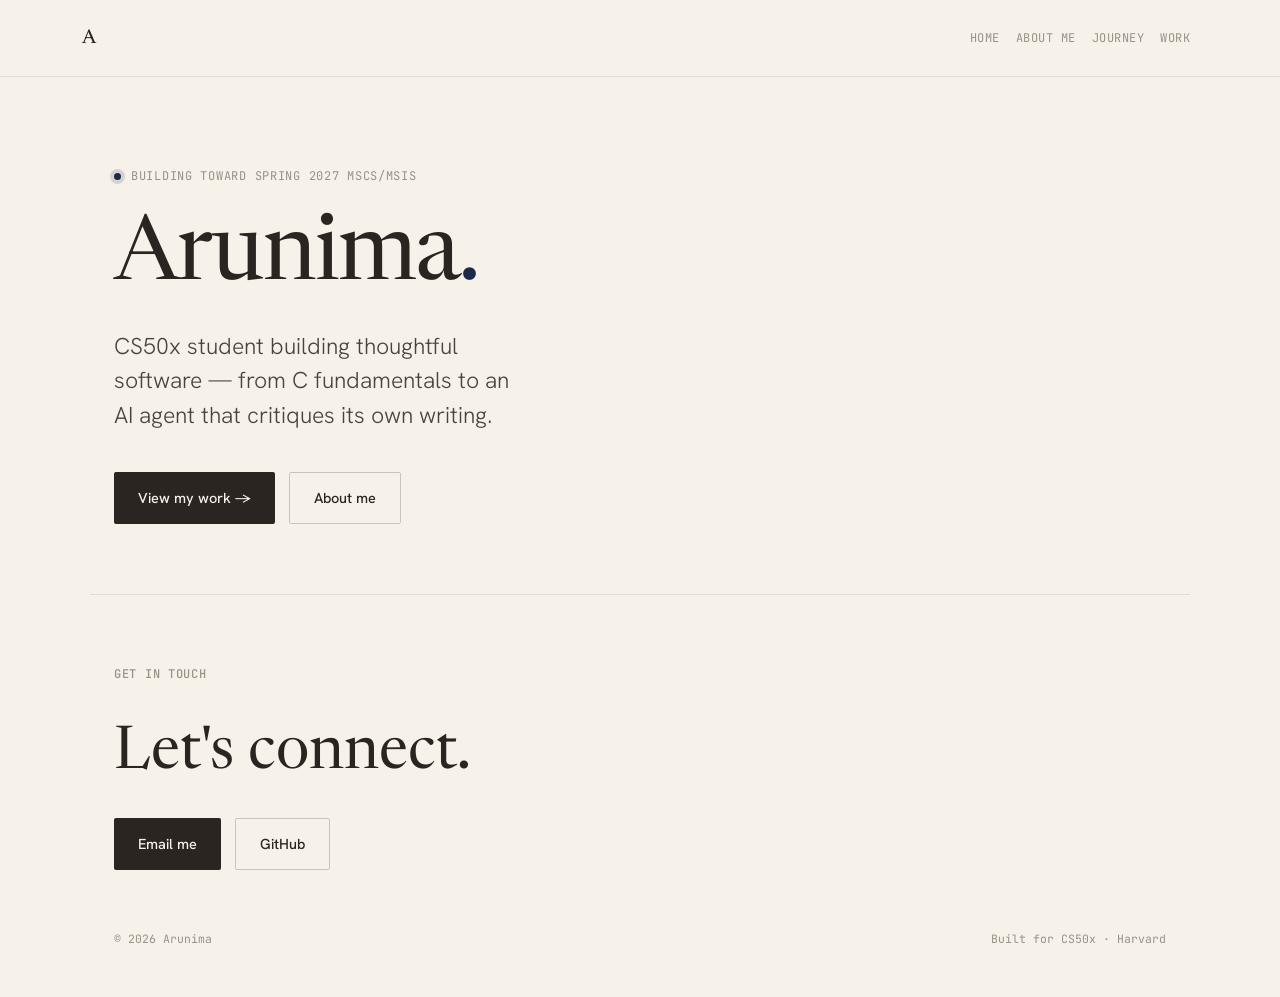
<file: week8-web/homepage/index.html>
<!DOCTYPE html>
<html lang="en">
<head>
    <meta charset="UTF-8">
    <meta name="viewport" content="width=device-width, initial-scale=1.0">
    <link href="https://cdn.jsdelivr.net/npm/bootstrap@5.3.8/dist/css/bootstrap.min.css" rel="stylesheet" integrity="sha384-sRIl4kxILFvY47J16cr9ZwB07vP4J8+LH7qKQnuqkuIAvNWLzeN8tE5YBujZqJLB" crossorigin="anonymous">
    <script src="https://cdn.jsdelivr.net/npm/bootstrap@5.3.8/dist/js/bootstrap.bundle.min.js" integrity="sha384-FKyoEForCGlyvwx9Hj09JcYn3nv7wiPVlz7YYwJrWVcXK/BmnVDxM+D2scQbITxI" crossorigin="anonymous"></script>
    <link href="styles.css" rel="stylesheet">
    <title>Arunima | Home</title>
</head>
<body>
    <nav class="navbar navbar-expand-md site-nav">
        <div class="container">
            <a class="navbar-brand" href="index.html">A</a>
            <button class="navbar-toggler" type="button" data-bs-toggle="collapse" data-bs-target="#navMenu">
                <span class="navbar-toggler-icon"></span>
            </button>
            <div class="collapse navbar-collapse" id="navMenu">
                <div class="navbar-nav ms-auto">
                    <a class="nav-link" href="index.html">Home</a>
                    <a class="nav-link" href="about.html">About Me</a>
                    <a class="nav-link" href="journey.html">Journey</a>
                    <a class="nav-link" href="projects.html">Work</a>
                </div>
            </div>
        </div>
    </nav>

    <header class="hero">
        <div class="eyebrow">
            <span class="dot"></span>
            Building toward Spring 2027 MSCS/MSIS
        </div>
        <h1>Arunima<span class="dot-accent">.</span></h1>
        <p class="lead">CS50x student building thoughtful software &mdash; from C fundamentals to an AI agent that critiques its own writing.</p>
        <div class="cta-row">
            <a href="projects.html" class="btn-dark-pill">View my work &rarr;</a>
            <a href="about.html" class="btn-outline-pill">About me</a>
        </div>
    </header>

    <footer class="site-footer">
        <div class="section-label">Get in touch</div>
        <h2>Let's connect.</h2>
        <div class="footer-links">
            <a href="mailto:your.email@example.com" class="btn-dark-pill">Email me</a>
            <a href="https://github.com/dev-by-a" target="_blank" class="btn-outline-pill">GitHub</a>
        </div>
        <div class="footer-meta">
            <span>&copy; 2026 Arunima</span>
            <span>Built for CS50x &middot; Harvard</span>
        </div>
    </footer>
</body>
</html>
</file>
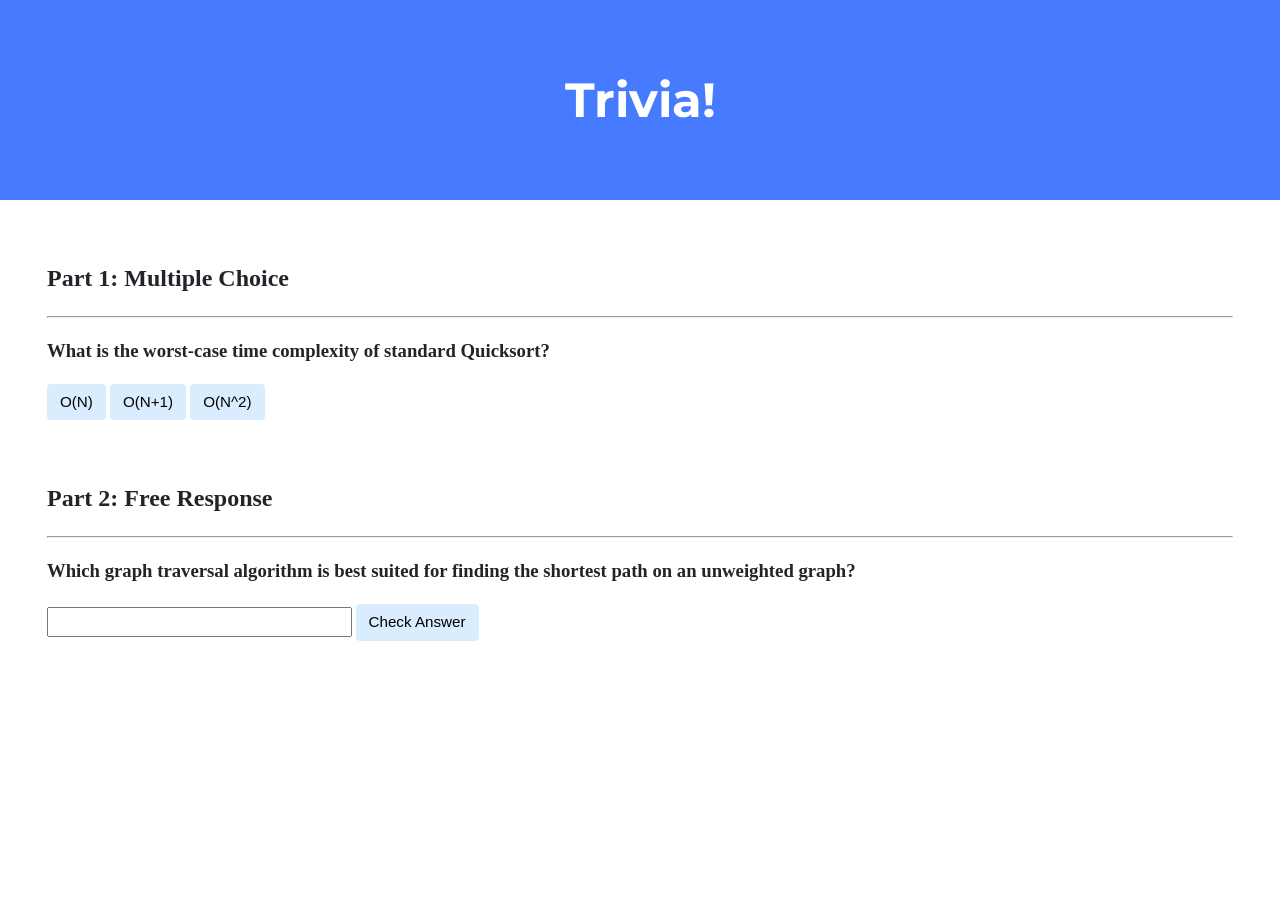
<file: week8-web/trivia/index.html>
<!DOCTYPE html>

<html lang="en">
    <head>
        <link href="https://fonts.googleapis.com/css2?family=Montserrat:wght@500&display=swap" rel="stylesheet">
        <link href="styles.css" rel="stylesheet">
        <title>Trivia!</title>
        <script>
            // TODO: Add code to check answers to questions
            document.addEventListener('DOMContentLoaded', function() {

                let corrects = document.querySelectorAll('.correct');
                for (let i = 0; i < corrects.length; i++) {
                    corrects[i].addEventListener('click', function() {
                        corrects[i].style.backgroundColor = 'green';
                        corrects[i].parentElement.querySelector('.feedback').innerHTML = 'Correct!';
                });
            }

                let incorrects = document.querySelectorAll('.incorrect');
                for (let i = 0; i < incorrects.length; i++) {
                    incorrects[i].addEventListener('click', function() {
                        incorrects[i].style.backgroundColor = 'red';
                        incorrects[i].parentElement.querySelector('.feedback').innerHTML = 'Incorrect';
                });
            }

            document.querySelector('#check').addEventListener('click', function() {
                let input = document.querySelector('input');
                if (input.value === 'BFS') {
                    input.style.backgroundColor = 'green';
                    input.parentElement.querySelector('.feedback').innerHTML = 'Correct!';
                }
                else {
                    input.style.backgroundColor = 'red';
                    input.parentElement.querySelector('.feedback').innerHTML = 'Incorrect';
                }
            });

            });
        </script>
    </head>
    <body>
        <div class="header">
            <h1>Trivia!</h1>
        </div>

        <div class="container">
            <div class="section">
                <h2>Part 1: Multiple Choice </h2>
                <hr>
                <!-- TODO: Add multiple choice question here -->
                 <h3>What is the worst-case time complexity of standard Quicksort?</h3>
                 <button class ="incorrect">O(N)</button>
                 <button class ="incorrect">O(N+1)</button>
                 <button class ="correct">O(N^2)</button>
                 <p class="feedback"></p>
            </div>

            <div class="section">
                <h2>Part 2: Free Response</h2>
                <hr>
                <!-- TODO: Add free response question here -->
                 <h3>Which graph traversal algorithm is best suited for finding the shortest path on an unweighted graph?</h3>
                 <input type="text">
                 <button id="check">Check Answer</button>
                 <p class="feedback"></p>
            </div>
        </div>
    </body>
</html>
</file>
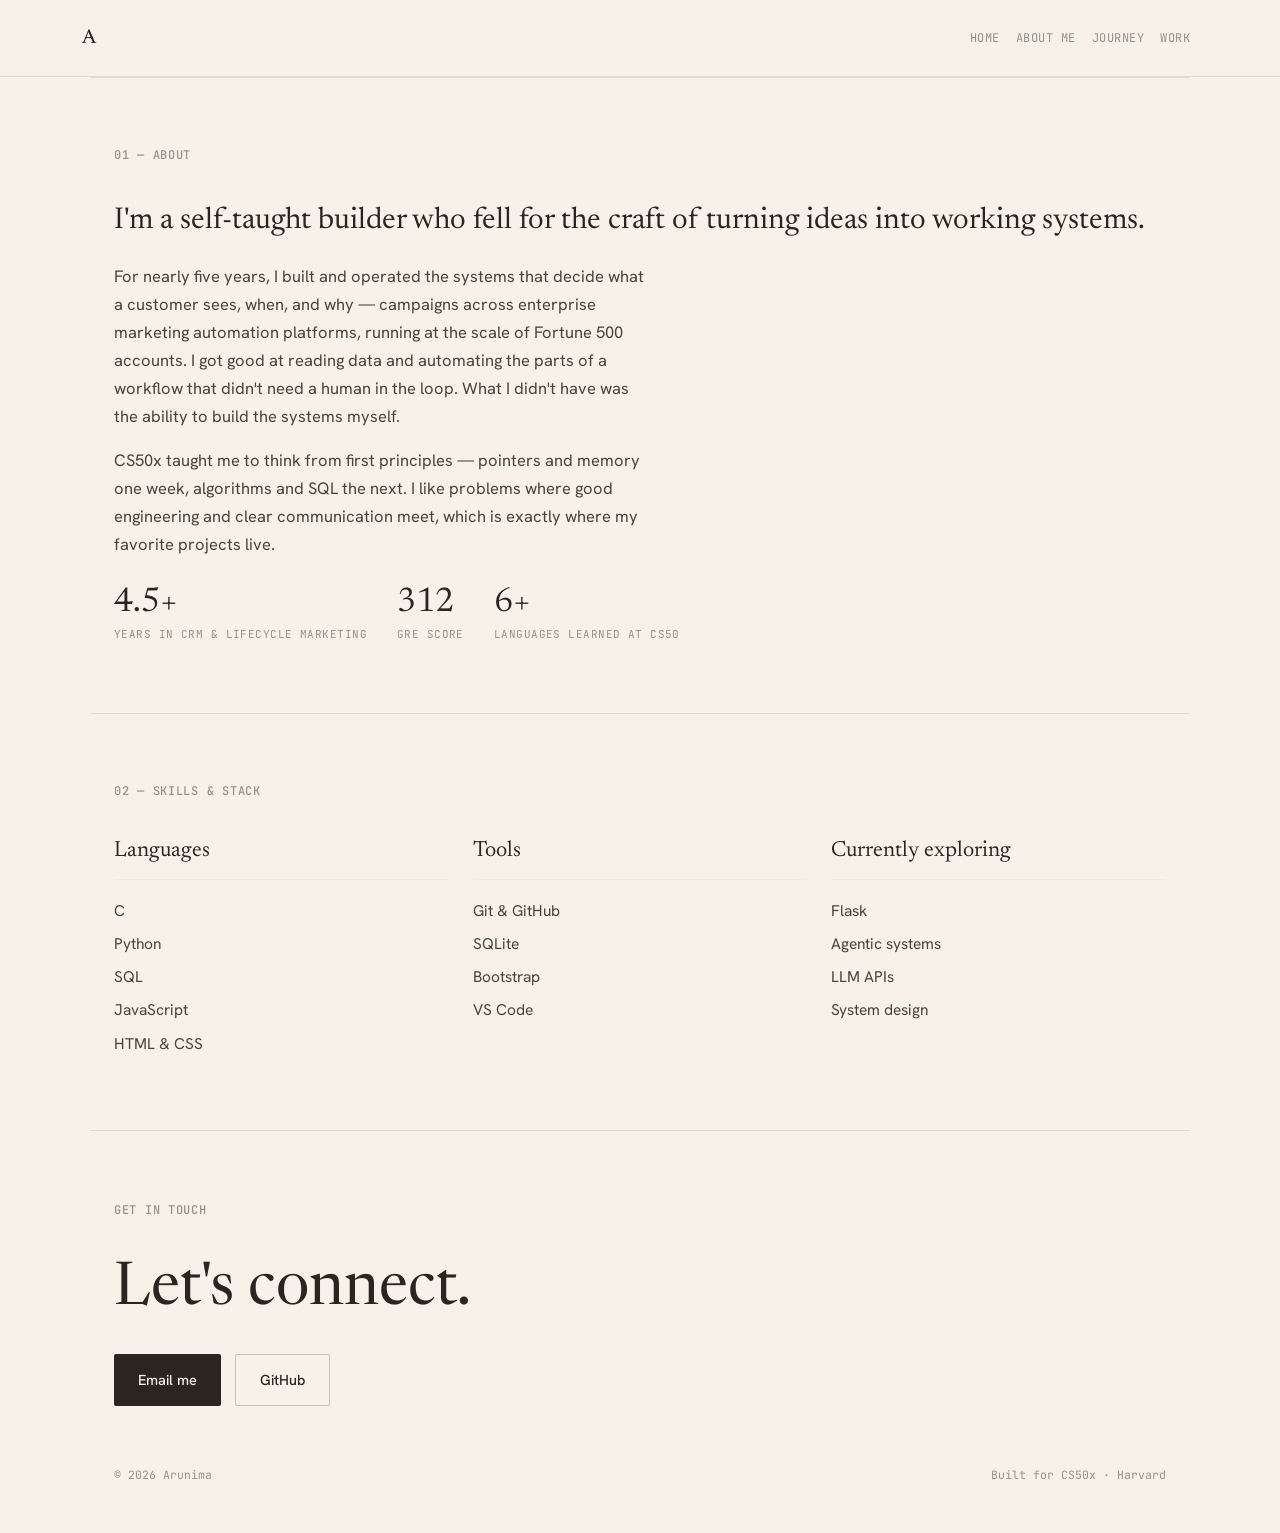
<file: week8-web/homepage/about.html>
<!DOCTYPE html>
<html lang="en">
<head>
    <meta charset="UTF-8">
    <meta name="viewport" content="width=device-width, initial-scale=1.0">
    <link href="https://cdn.jsdelivr.net/npm/bootstrap@5.3.8/dist/css/bootstrap.min.css" rel="stylesheet" integrity="sha384-sRIl4kxILFvY47J16cr9ZwB07vP4J8+LH7qKQnuqkuIAvNWLzeN8tE5YBujZqJLB" crossorigin="anonymous">
    <script src="https://cdn.jsdelivr.net/npm/bootstrap@5.3.8/dist/js/bootstrap.bundle.min.js" integrity="sha384-FKyoEForCGlyvwx9Hj09JcYn3nv7wiPVlz7YYwJrWVcXK/BmnVDxM+D2scQbITxI" crossorigin="anonymous"></script>
    <link href="styles.css" rel="stylesheet">
    <title>Arunima | About</title>
</head>
<body>
    <nav class="navbar navbar-expand-md site-nav">
        <div class="container">
            <a class="navbar-brand" href="index.html">A</a>
            <button class="navbar-toggler" type="button" data-bs-toggle="collapse" data-bs-target="#navMenu">
                <span class="navbar-toggler-icon"></span>
            </button>
            <div class="collapse navbar-collapse" id="navMenu">
                <div class="navbar-nav ms-auto">
                    <a class="nav-link" href="index.html">Home</a>
                    <a class="nav-link" href="about.html">About Me</a>
                    <a class="nav-link" href="journey.html">Journey</a>
                    <a class="nav-link" href="projects.html">Work</a>
                </div>
            </div>
        </div>
    </nav>

    <h1 class="visually-hidden">About</h1>

    <section class="section">
        <h2 class="section-label">01 &mdash; About</h2>

        <p class="lead-text">I'm a self-taught builder who fell for the craft of turning ideas into working systems.</p>
        <p class="body-text">For nearly five years, I built and operated the systems that decide what a customer sees, when, and why &mdash; campaigns across enterprise marketing automation platforms, running at the scale of Fortune 500 accounts. I got good at reading data and automating the parts of a workflow that didn't need a human in the loop. What I didn't have was the ability to build the systems myself.</p>
        <p class="body-text">CS50x taught me to think from first principles &mdash; pointers and memory one week, algorithms and SQL the next. I like problems where good engineering and clear communication meet, which is exactly where my favorite projects live.</p>

        <div class="stat-row">
            <div class="stat-block">
                <div class="stat-number">4.5+</div>
                <div class="stat-label">Years in CRM &amp; lifecycle marketing</div>
            </div>
            <div class="stat-block">
                <div class="stat-number">312</div>
                <div class="stat-label">GRE score</div>
            </div>
            <div class="stat-block">
                <div class="stat-number">6+</div>
                <div class="stat-label">Languages learned at CS50</div>
            </div>
        </div>
    </section>

    <section class="section">
        <h2 class="section-label">02 &mdash; Skills &amp; stack</h2>
        <div class="row">
            <div class="col-md-4 skill-group">
                <h3>Languages</h3>
                <hr>
                <ul>
                    <li>C</li>
                    <li>Python</li>
                    <li>SQL</li>
                    <li>JavaScript</li>
                    <li>HTML &amp; CSS</li>
                </ul>
            </div>
            <div class="col-md-4 skill-group">
                <h3>Tools</h3>
                <hr>
                <ul>
                    <li>Git &amp; GitHub</li>
                    <li>SQLite</li>
                    <li>Bootstrap</li>
                    <li>VS Code</li>
                </ul>
            </div>
            <div class="col-md-4 skill-group">
                <h3>Currently exploring</h3>
                <hr>
                <ul>
                    <li>Flask</li>
                    <li>Agentic systems</li>
                    <li>LLM APIs</li>
                    <li>System design</li>
                </ul>
            </div>
        </div>
    </section>

    <footer class="site-footer">
        <div class="section-label">Get in touch</div>
        <h2>Let's connect.</h2>
        <div class="footer-links">
            <a href="mailto:your.email@example.com" class="btn-dark-pill">Email me</a>
            <a href="https://github.com/dev-by-a" target="_blank" class="btn-outline-pill">GitHub</a>
        </div>
        <div class="footer-meta">
            <span>&copy; 2026 Arunima</span>
            <span>Built for CS50x &middot; Harvard</span>
        </div>
    </footer>
</body>
</html>
</file>
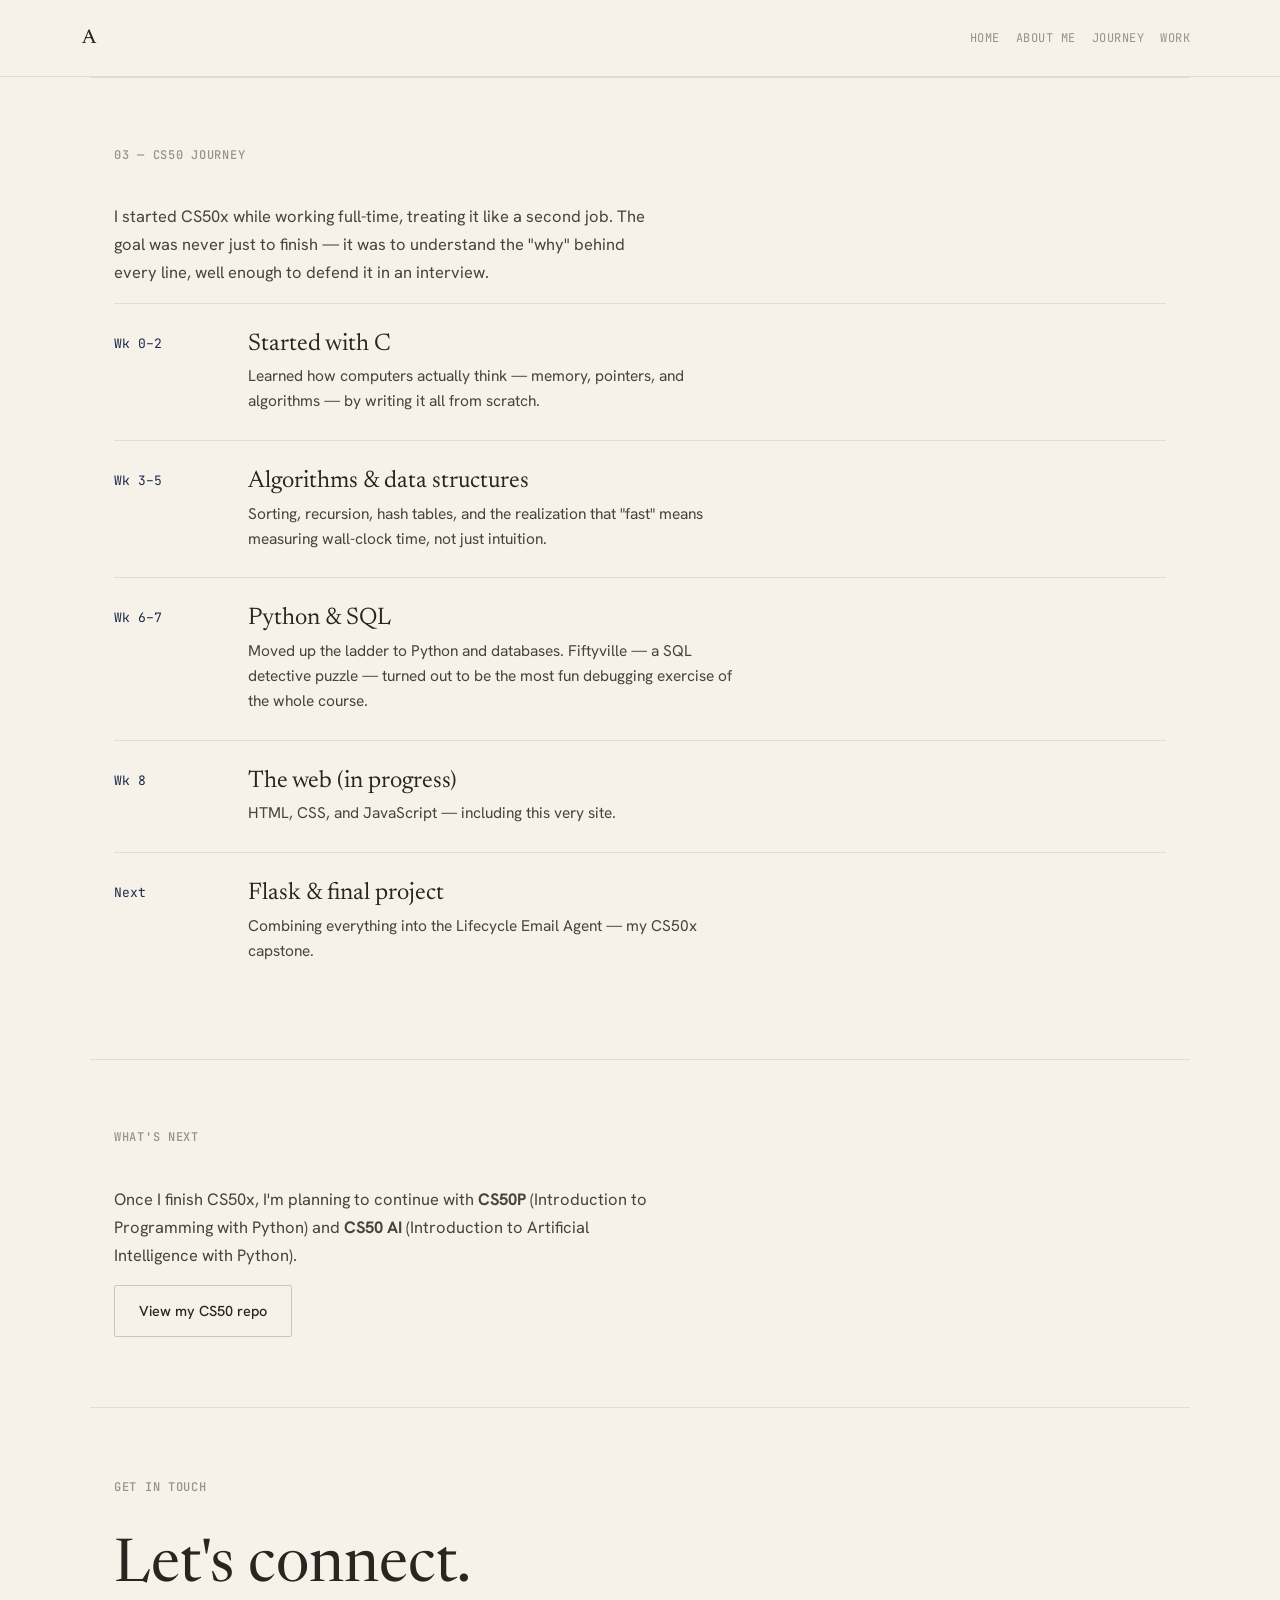
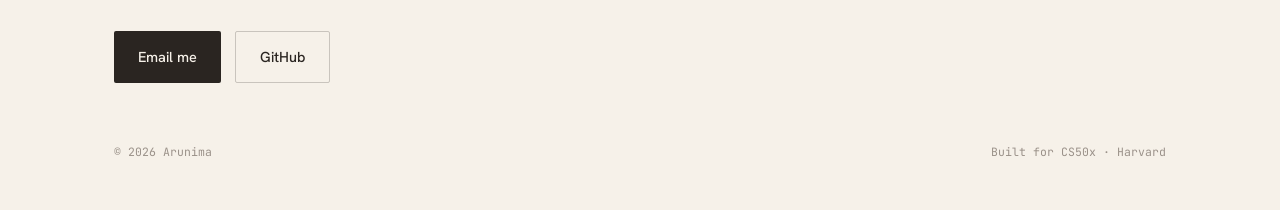
<file: week8-web/homepage/journey.html>
<!DOCTYPE html>
<html lang="en">
<head>
    <meta charset="UTF-8">
    <meta name="viewport" content="width=device-width, initial-scale=1.0">
    <link href="https://cdn.jsdelivr.net/npm/bootstrap@5.3.8/dist/css/bootstrap.min.css" rel="stylesheet" integrity="sha384-sRIl4kxILFvY47J16cr9ZwB07vP4J8+LH7qKQnuqkuIAvNWLzeN8tE5YBujZqJLB" crossorigin="anonymous">
    <script src="https://cdn.jsdelivr.net/npm/bootstrap@5.3.8/dist/js/bootstrap.bundle.min.js" integrity="sha384-FKyoEForCGlyvwx9Hj09JcYn3nv7wiPVlz7YYwJrWVcXK/BmnVDxM+D2scQbITxI" crossorigin="anonymous"></script>
    <link href="styles.css" rel="stylesheet">
    <title>Arunima | Journey</title>
</head>
<body>
    <nav class="navbar navbar-expand-md site-nav">
        <div class="container">
            <a class="navbar-brand" href="index.html">A</a>
            <button class="navbar-toggler" type="button" data-bs-toggle="collapse" data-bs-target="#navMenu">
                <span class="navbar-toggler-icon"></span>
            </button>
            <div class="collapse navbar-collapse" id="navMenu">
                <div class="navbar-nav ms-auto">
                    <a class="nav-link" href="index.html">Home</a>
                    <a class="nav-link" href="about.html">About Me</a>
                    <a class="nav-link" href="journey.html">Journey</a>
                    <a class="nav-link" href="projects.html">Work</a>
                </div>
            </div>
        </div>
    </nav>

    <h1 class="visually-hidden">CS50 Journey</h1>

    <section class="section">
        <h2 class="section-label">03 &mdash; CS50 Journey</h2>
        <p class="body-text">I started CS50x while working full-time, treating it like a second job. The goal was never just to finish &mdash; it was to understand the "why" behind every line, well enough to defend it in an interview.</p>

        <div class="timeline-row">
            <div class="when">Wk 0&ndash;2</div>
            <div>
                <h3 class="title">Started with C</h3>
                <div class="desc">Learned how computers actually think &mdash; memory, pointers, and algorithms &mdash; by writing it all from scratch.</div>
            </div>
        </div>

        <div class="timeline-row">
            <div class="when">Wk 3&ndash;5</div>
            <div>
                <h3 class="title">Algorithms &amp; data structures</h3>
                <div class="desc">Sorting, recursion, hash tables, and the realization that "fast" means measuring wall-clock time, not just intuition.</div>
            </div>
        </div>

        <div class="timeline-row">
            <div class="when">Wk 6&ndash;7</div>
            <div>
                <h3 class="title">Python &amp; SQL</h3>
                <div class="desc">Moved up the ladder to Python and databases. Fiftyville &mdash; a SQL detective puzzle &mdash; turned out to be the most fun debugging exercise of the whole course.</div>
            </div>
        </div>

        <div class="timeline-row">
            <div class="when">Wk 8</div>
            <div>
                <h3 class="title">The web (in progress)</h3>
                <div class="desc">HTML, CSS, and JavaScript &mdash; including this very site.</div>
            </div>
        </div>

        <div class="timeline-row">
            <div class="when">Next</div>
            <div>
                <h3 class="title">Flask &amp; final project</h3>
                <div class="desc">Combining everything into the Lifecycle Email Agent &mdash; my CS50x capstone.</div>
            </div>
        </div>
    </section>

    <section class="section">
        <h2 class="section-label">What's next</h2>
        <p class="body-text">Once I finish CS50x, I'm planning to continue with <strong>CS50P</strong> (Introduction to Programming with Python) and <strong>CS50 AI</strong> (Introduction to Artificial Intelligence with Python).</p>
        <a href="https://github.com/dev-by-a/cs50x-coursework" target="_blank" class="btn-outline-pill">View my CS50 repo</a>
    </section>

    <footer class="site-footer">
        <div class="section-label">Get in touch</div>
        <h2>Let's connect.</h2>
        <div class="footer-links">
            <a href="mailto:your.email@example.com" class="btn-dark-pill">Email me</a>
            <a href="https://github.com/dev-by-a" target="_blank" class="btn-outline-pill">GitHub</a>
        </div>
        <div class="footer-meta">
            <span>&copy; 2026 Arunima</span>
            <span>Built for CS50x &middot; Harvard</span>
        </div>
    </footer>
</body>
</html>
</file>
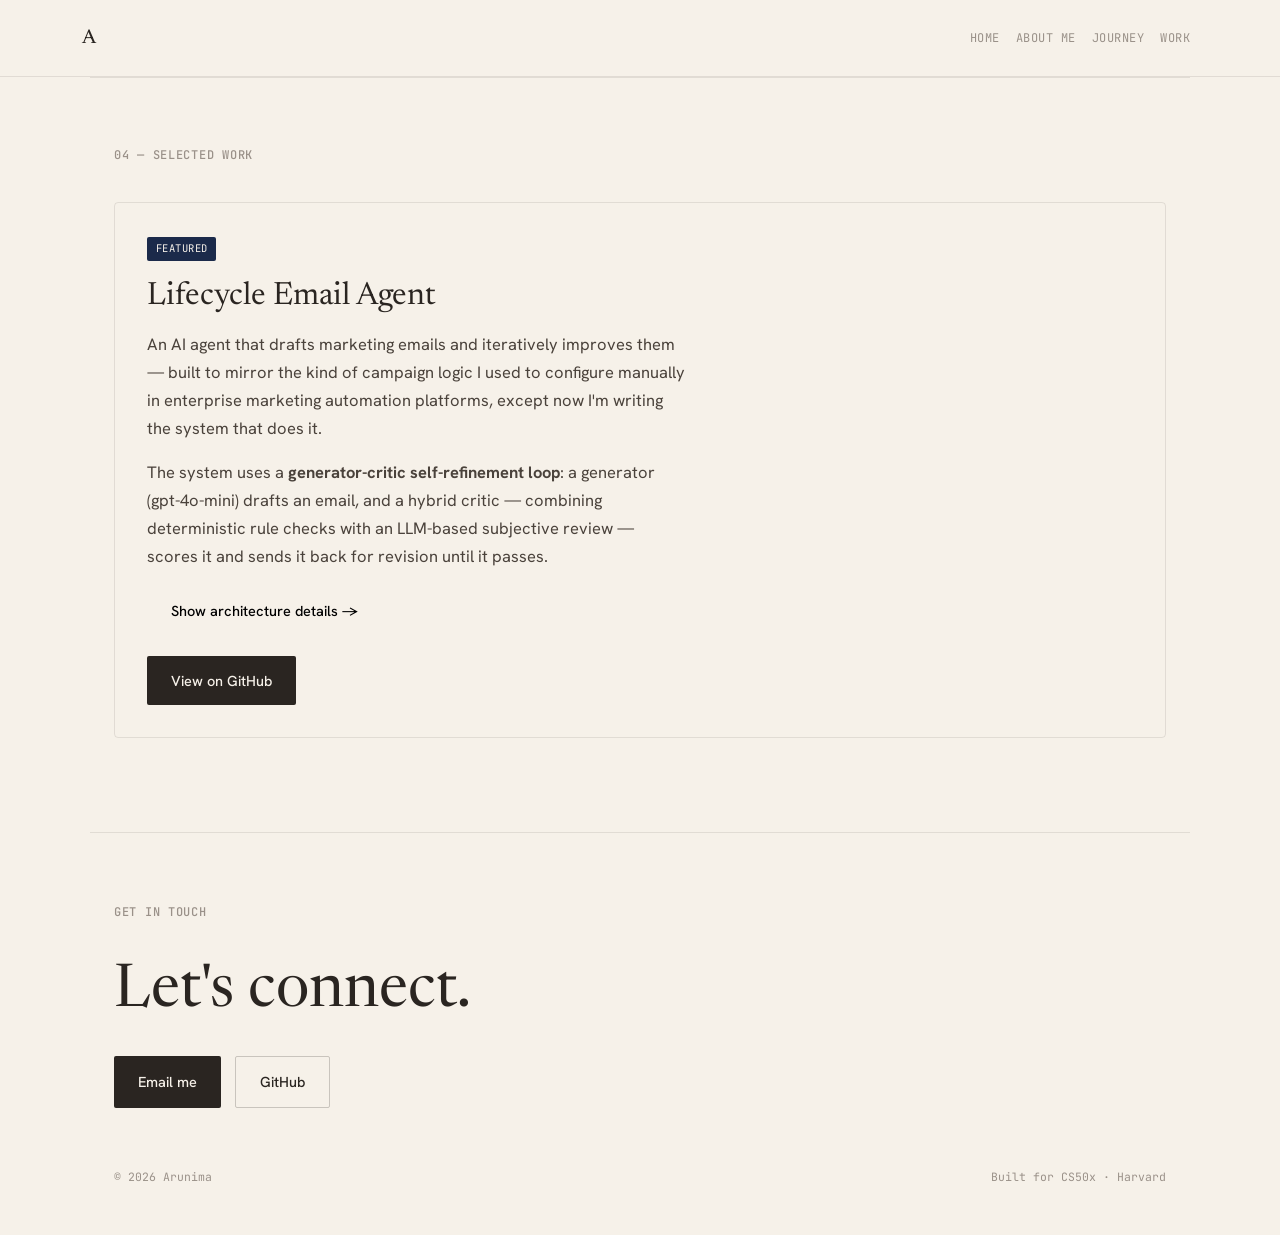
<file: week8-web/homepage/projects.html>
<!DOCTYPE html>
<html lang="en">
<head>
    <meta charset="UTF-8">
    <meta name="viewport" content="width=device-width, initial-scale=1.0">
    <link href="https://cdn.jsdelivr.net/npm/bootstrap@5.3.8/dist/css/bootstrap.min.css" rel="stylesheet" integrity="sha384-sRIl4kxILFvY47J16cr9ZwB07vP4J8+LH7qKQnuqkuIAvNWLzeN8tE5YBujZqJLB" crossorigin="anonymous">
    <script src="https://cdn.jsdelivr.net/npm/bootstrap@5.3.8/dist/js/bootstrap.bundle.min.js" integrity="sha384-FKyoEForCGlyvwx9Hj09JcYn3nv7wiPVlz7YYwJrWVcXK/BmnVDxM+D2scQbITxI" crossorigin="anonymous"></script>
    <link href="styles.css" rel="stylesheet">
    <title>Arunima | Work</title>
    <script>
        function toggleDetails() {
            let details = document.getElementById("architecture-details");
            let button = document.getElementById("toggle-btn");
            if (details.style.display === "none") {
                details.style.display = "block";
                button.innerHTML = "Hide architecture details";
            } else {
                details.style.display = "none";
                button.innerHTML = "Show architecture details \u2192";
            }
        }
    </script>
</head>
<body>
    <nav class="navbar navbar-expand-md site-nav">
        <div class="container">
            <a class="navbar-brand" href="index.html">A</a>
            <button class="navbar-toggler" type="button" data-bs-toggle="collapse" data-bs-target="#navMenu">
                <span class="navbar-toggler-icon"></span>
            </button>
            <div class="collapse navbar-collapse" id="navMenu">
                <div class="navbar-nav ms-auto">
                    <a class="nav-link" href="index.html">Home</a>
                    <a class="nav-link" href="about.html">About Me</a>
                    <a class="nav-link" href="journey.html">Journey</a>
                    <a class="nav-link" href="projects.html">Work</a>
                </div>
            </div>
        </div>
    </nav>

    <h1 class="visually-hidden">Selected Work</h1>

    <section class="section">
        <h2 class="section-label">04 &mdash; Selected work</h2>

        <div class="project-card">
            <span class="project-tag">Featured</span>
            <h2>Lifecycle Email Agent</h2>
            <p class="body-text">An AI agent that drafts marketing emails and iteratively improves them &mdash; built to mirror the kind of campaign logic I used to configure manually in enterprise marketing automation platforms, except now I'm writing the system that does it.</p>
            <p class="body-text">The system uses a <strong>generator-critic self-refinement loop</strong>: a generator (gpt-4o-mini) drafts an email, and a hybrid critic &mdash; combining deterministic rule checks with an LLM-based subjective review &mdash; scores it and sends it back for revision until it passes.</p>

            <button id="toggle-btn" class="btn-outline-pill" onclick="toggleDetails()" style="border:none; cursor:pointer; background:none;">Show architecture details &rarr;</button>

            <div id="architecture-details" style="display: none; margin-top: 16px;">
                <ul style="color: var(--body-text); line-height: 1.7;">
                    <li><strong>Backend:</strong> Python, FastAPI, with Server-Sent Events (SSE) streaming</li>
                    <li><strong>Frontend:</strong> Custom-built, violet/indigo theme</li>
                    <li><strong>Result:</strong> The hybrid critic caught 100% of objective rule violations, versus 50&ndash;67% for a pure-LLM baseline</li>
                </ul>
            </div>

            <div style="margin-top: 20px;">
                <a href="https://github.com/dev-by-a/lifecycle-email-critic-loop" target="_blank" class="btn-dark-pill">View on GitHub</a>
            </div>
        </div>
    </section>

    <footer class="site-footer">
        <div class="section-label">Get in touch</div>
        <h2>Let's connect.</h2>
        <div class="footer-links">
            <a href="mailto:your.email@example.com" class="btn-dark-pill">Email me</a>
            <a href="https://github.com/dev-by-a" target="_blank" class="btn-outline-pill">GitHub</a>
        </div>
        <div class="footer-meta">
            <span>&copy; 2026 Arunima</span>
            <span>Built for CS50x &middot; Harvard</span>
        </div>
    </footer>
</body>
</html>
</file>
<file: week8-web/homepage/styles.css>
@import url('https://fonts.googleapis.com/css2?family=Newsreader:ital,opsz,wght@0,6..72,300..600;1,6..72,300..500&family=Hanken+Grotesk:wght@400;500;600&family=JetBrains+Mono:wght@400;500&display=swap');

:root {
    --cream: #F6F1E9;
    --charcoal: #2A2521;
    --body-text: #4A423B;
    --muted: #9A9189;
    --navy: #1B2A4A;
    --border: rgba(42,37,33,0.1);
}

* {
    box-sizing: border-box;
}

body {
    background: var(--cream);
    color: var(--charcoal);
    font-family: 'Hanken Grotesk', system-ui, sans-serif;
    margin: 0;
}

a {
    color: inherit;
    text-decoration: none;
}

/* NAV */
.site-nav {
    position: sticky;
    top: 0;
    z-index: 40;
    background: rgba(246,241,233,0.85);
    backdrop-filter: blur(10px);
    -webkit-backdrop-filter: blur(10px);
    border-bottom: 1px solid var(--border);
    padding: 18px 0;
}

.site-nav .navbar-brand {
    font-family: 'Newsreader', serif;
    font-size: 20px;
    font-weight: 500;
    color: var(--charcoal) !important;
}

.site-nav .nav-link {
    font-family: 'JetBrains Mono', monospace;
    font-size: 12px;
    letter-spacing: 0.04em;
    text-transform: uppercase;
    color: var(--muted) !important;
    transition: color 0.2s;
}

.site-nav .nav-link:hover {
    color: var(--navy) !important;
}

.navbar-toggler {
    border: 1px solid var(--border);
}

/* HERO */
.hero {
    max-width: 1100px;
    margin: 0 auto;
    padding: 90px 24px 70px;
}

.hero .eyebrow {
    display: flex;
    align-items: center;
    gap: 10px;
    font-family: 'JetBrains Mono', monospace;
    font-size: 12px;
    letter-spacing: 0.06em;
    text-transform: uppercase;
    color: var(--muted);
    margin-bottom: 28px;
}

.eyebrow .dot {
    width: 7px;
    height: 7px;
    border-radius: 50%;
    background: var(--navy);
    box-shadow: 0 0 0 4px rgba(27,42,74,0.15);
}

.hero h1 {
    font-family: 'Newsreader', serif;
    font-weight: 400;
    font-size: clamp(42px, 8vw, 90px);
    line-height: 1.02;
    letter-spacing: -0.02em;
    margin: 0 0 24px;
    max-width: 14ch;
}

.hero h1 .dot-accent {
    color: var(--navy);
}

.hero p.lead {
    font-size: clamp(18px, 2vw, 23px);
    line-height: 1.5;
    color: var(--body-text);
    max-width: 32ch;
    margin: 0;
}

.hero .cta-row {
    display: flex;
    flex-wrap: wrap;
    gap: 14px;
    margin-top: 40px;
}

.btn-dark-pill {
    display: inline-flex;
    align-items: center;
    padding: 14px 24px;
    background: var(--charcoal);
    color: var(--cream);
    border-radius: 2px;
    font-size: 14.5px;
    font-weight: 500;
    transition: background 0.2s, transform 0.2s;
}

.btn-dark-pill:hover {
    background: var(--navy);
    transform: translateY(-2px);
    color: var(--cream);
}

.btn-outline-pill {
    display: inline-flex;
    align-items: center;
    padding: 14px 24px;
    border: 1px solid rgba(42,37,33,0.22);
    border-radius: 2px;
    font-size: 14.5px;
    font-weight: 500;
    transition: border-color 0.2s, color 0.2s;
}

.btn-outline-pill:hover {
    border-color: var(--navy);
    color: var(--navy);
}

/* SECTIONS */
.section {
    border-top: 1px solid var(--border);
    max-width: 1100px;
    margin: 0 auto;
    padding: 70px 24px;
}

.section-label {
    font-family: 'JetBrains Mono', monospace;
    font-size: 12px;
    letter-spacing: 0.06em;
    text-transform: uppercase;
    color: var(--muted);
    margin: 0 0 40px;
    font-weight: 500;
}

.lead-text {
    font-family: 'Newsreader', serif;
    font-size: clamp(22px, 3vw, 30px);
    line-height: 1.32;
    margin: 0 0 20px;
}

.body-text {
    font-size: 16.5px;
    line-height: 1.7;
    color: var(--body-text);
    max-width: 60ch;
}

/* STATS */
.stat-row {
    display: flex;
    gap: 30px;
    flex-wrap: wrap;
    margin-top: 28px;
}

.stat-block .stat-number {
    font-family: 'Newsreader', serif;
    font-size: 34px;
    line-height: 1;
    color: var(--charcoal);
}

.stat-block .stat-label {
    font-family: 'JetBrains Mono', monospace;
    font-size: 11px;
    color: var(--muted);
    text-transform: uppercase;
    letter-spacing: 0.04em;
    margin-top: 6px;
}

/* SKILLS */
.skill-group h3 {
    font-family: 'Newsreader', serif;
    font-size: 22px;
    font-weight: 400;
    margin: 0 0 14px;
}

.skill-group hr {
    border: none;
    height: 1px;
    background: rgba(42,37,33,0.12);
    margin: 0 0 14px;
}

.skill-group ul {
    list-style: none;
    padding: 0;
    margin: 0;
    font-size: 15.5px;
    color: var(--body-text);
}

.skill-group li {
    padding: 5px 0;
}

/* TIMELINE (Journey) */
.timeline-row {
    display: grid;
    grid-template-columns: 110px 1fr;
    gap: 24px;
    padding: 26px 0;
    border-top: 1px solid var(--border);
}

.timeline-row .when {
    font-family: 'JetBrains Mono', monospace;
    font-size: 13px;
    color: var(--navy);
    padding-top: 4px;
}

.timeline-row .title {
    font-family: 'Newsreader', serif;
    font-size: 24px;
    margin: 0 0 6px;
    font-weight: 400;
}

.timeline-row .desc {
    font-size: 15.5px;
    line-height: 1.6;
    color: var(--body-text);
    max-width: 56ch;
}

/* PROJECT CARD */
.project-card {
    border: 1px solid var(--border);
    border-radius: 4px;
    padding: 32px;
    margin-bottom: 24px;
}

.project-tag {
    display: inline-block;
    font-family: 'JetBrains Mono', monospace;
    font-size: 10.5px;
    color: var(--cream);
    background: var(--navy);
    padding: 4px 9px;
    border-radius: 2px;
    text-transform: uppercase;
    letter-spacing: 0.04em;
    margin-bottom: 16px;
}

.project-card h2 {
    font-family: 'Newsreader', serif;
    font-weight: 400;
    margin: 0 0 14px;
}

/* FOOTER */
.site-footer {
    max-width: 1100px;
    margin: 0 auto;
    padding: 70px 24px 50px;
    border-top: 1px solid var(--border);
}

.site-footer h2 {
    font-family: 'Newsreader', serif;
    font-weight: 400;
    font-size: clamp(32px, 6vw, 60px);
    line-height: 1.05;
    max-width: 16ch;
    margin: 0 0 32px;
}

.footer-links {
    display: flex;
    flex-wrap: wrap;
    gap: 14px;
}

.footer-meta {
    margin-top: 60px;
    display: flex;
    justify-content: space-between;
    flex-wrap: wrap;
    gap: 12px;
    font-family: 'JetBrains Mono', monospace;
    font-size: 11.5px;
    color: var(--muted);
}
</file>
<file: week8-web/trivia/styles.css>
body {
    background-color: #fff;
    color: #212529;
    font-size: 1rem;
    font-weight: 400;
    line-height: 1.5;
    margin: 0;
    text-align: left;
}

.container {
    margin-left: auto;
    margin-right: auto;
    padding-left: 15px;
    padding-right: 15px;
}

.header {
    background-color: #477bff;
    color: #fff;
    margin-bottom: 2rem;
    padding: 2rem 1rem;
    text-align: center;
}

.section {
    padding: 0.5rem 2rem 1rem 2rem;
}

.section:hover {
    background-color: #f5f5f5;
    transition: color 2s ease-in-out, background-color 0.15s ease-in-out;
}

h1 {
    font-family: 'Montserrat', sans-serif;
    font-size: 48px;
}

button, input[type="submit"] {
    background-color: #d9edff;
    border: 1px solid transparent;
    border-radius: 0.25rem;
    font-size: 0.95rem;
    font-weight: 400;
    line-height: 1.5;
    padding: 0.375rem 0.75rem;
    text-align: center;
    transition: color 0.15s ease-in-out, background-color 0.15s ease-in-out, border-color 0.15s ease-in-out, box-shadow 0.15s ease-in-out;
    vertical-align: middle;
}


input[type="text"] {
    line-height: 1.8;
    width: 25%;
}

input[type="text"]:hover {
    background-color: #f5f5f5;
    transition: color 2s ease-in-out, background-color 0.15s ease-in-out;
}
</file>
